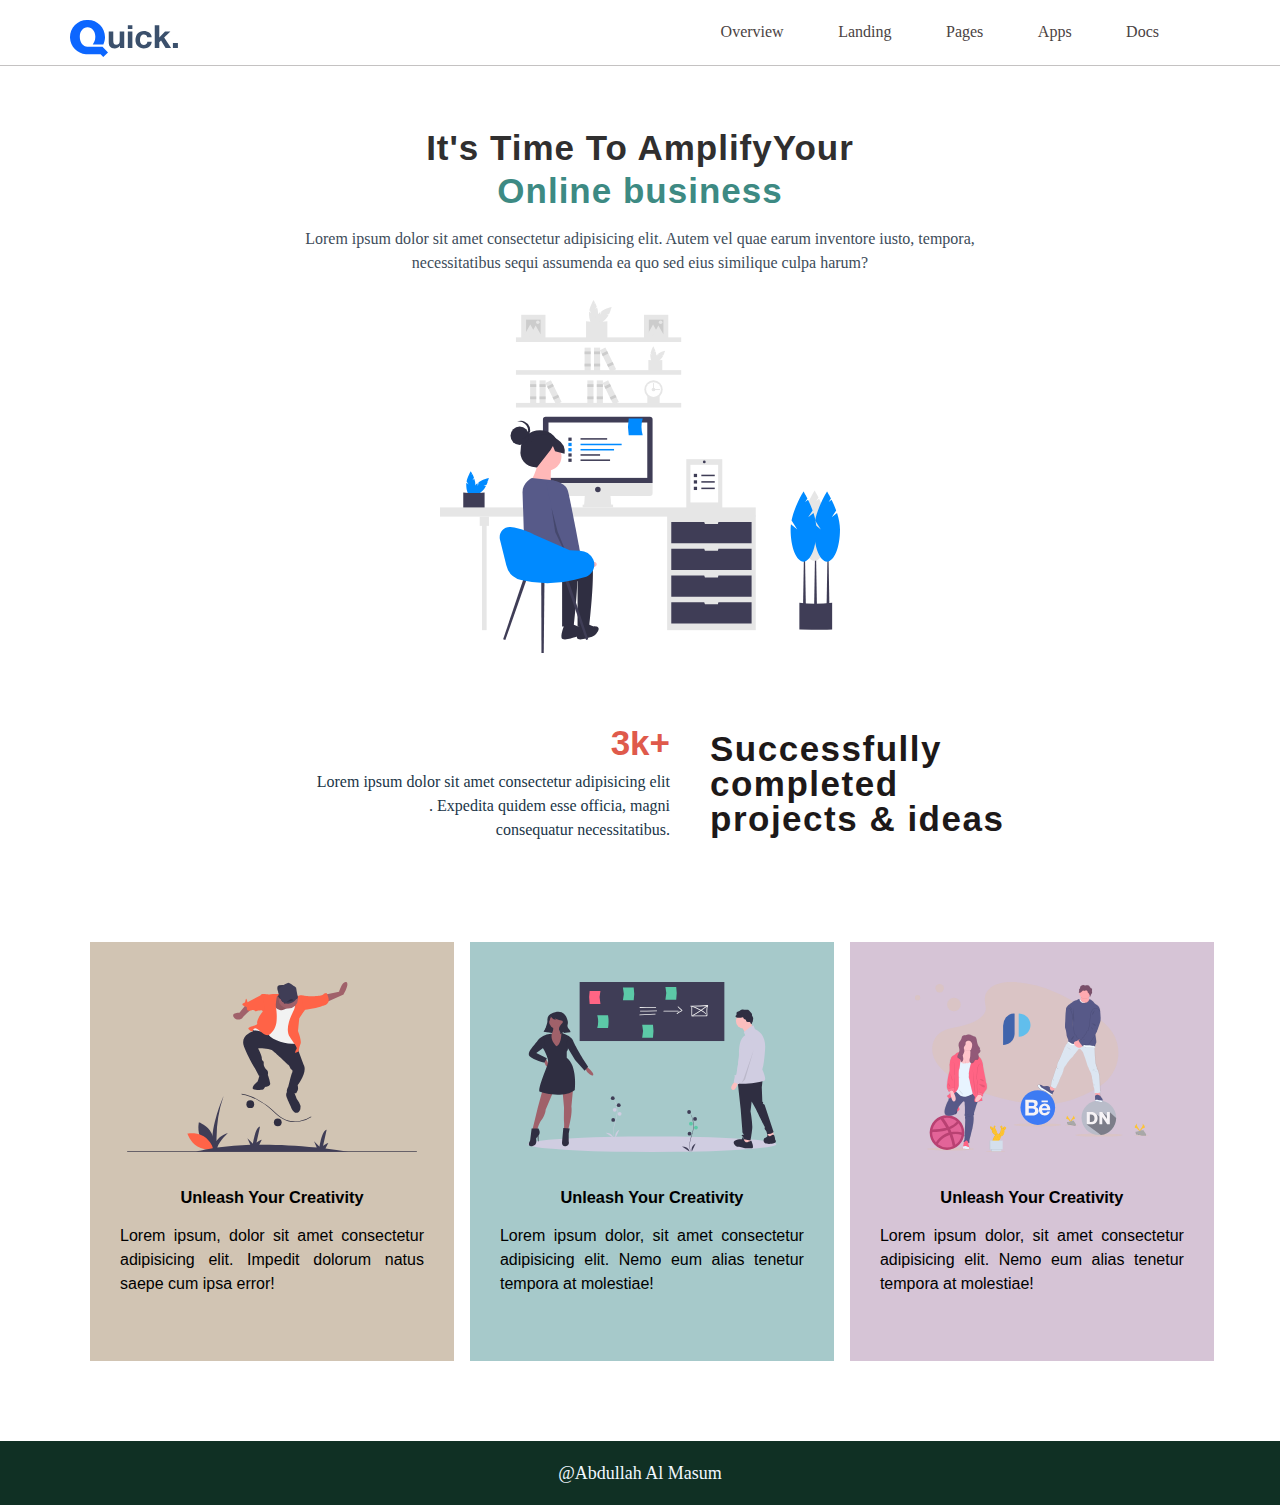
<file: index.html>
<!DOCTYPE html>
<html lang="en">
<head>
    <meta charset="UTF-8">
    <meta http-equiv="X-UA-Compatible" content="IE=edge">
    <meta name="viewport" content="width=device-width, initial-scale=1.0">
    <title>Document</title>
    <link rel="stylesheet" href="style.css">
    <link rel="stylesheet" href="responsive.css">
</head>
<body>
<!--header-->

<div class="header">
    <div class="container">
        <div class="row">
            <div class="col-lg-3">
                <a href="index.html">
                    <img src="images/dark.svg" alt="">
                </a>
            </div>
            <div class="col-lg-9">

                <ul class="navbar">
                    <li><a href="ndex.html">Overview</a></li>
                    <li><a href="ndex.html">Landing</a></li>
                    <li><a href="ndex.html">Pages</a></li>
                    <li><a href="ndex.html">Apps</a></li>
                    <li><a href="ndex.html">Docs</a></li>
                </ul>

            </div>
        </div>
    </div>

</div>


<div class="about container">
    <h1>It's Time To AmplifyYour <br> <span class="h1s">Online business</span></h1>
    <p>Lorem ipsum dolor sit amet consectetur adipisicing elit. Autem vel quae earum inventore iusto, tempora, <br> necessitatibus sequi assumenda ea quo sed eius similique culpa harum?</p>
    <img src="images/illustration-1.svg" alt="">
</div>


<div class="success container">
    <div class="sonkha">
        <h1>3k+</h1>
        <p>Lorem ipsum dolor sit amet consectetur adipisicing elit <br>. Expedita quidem esse officia, magni <br>consequatur necessitatibus.</p>
    </div>
    <div class="likha">
        <h1>Successfully <br> completed <br>projects & ideas</h1>
    </div>
</div>

<!--feature start-->

<div class="feature">
    <div class="containera">
        <div class="row">
            <div class="col-lg-4">
                <div class="inner cl1">
                    <img src="images/illustration-5.svg" alt="">
                    <h3>Unleash Your Creativity</h3>
                    <p>Lorem ipsum, dolor sit amet consectetur adipisicing elit. Impedit dolorum natus saepe cum ipsa error!</p>
                </div>
            </div>
            <div class="col-lg-4">
                <div class="inner cl2">
                    <img src="images/illustration-6.svg" alt="">
                    <h3>Unleash Your Creativity</h3>
                    <p>Lorem ipsum dolor, sit amet consectetur adipisicing elit. Nemo eum alias tenetur tempora at molestiae!</p>
                </div>
            </div>
            <div class="col-lg-4">
                <div class="inner cl3">
                    <img src="images/illustration-7.svg" alt="">
                    <h3>Unleash Your Creativity</h3>
                    <p>Lorem ipsum dolor, sit amet consectetur adipisicing elit. Nemo eum alias tenetur tempora at molestiae!</p>
                </div>
            </div>
        </div>
    </div>
</div>

<div class="footer">
    <div class="containera">
        <div class="row">
            <div class="col-lg-12">
                <p>@Abdullah Al Masum</p>
            </div>
        </div>
    </div>
</div>


    
</body>
</html>
</file>
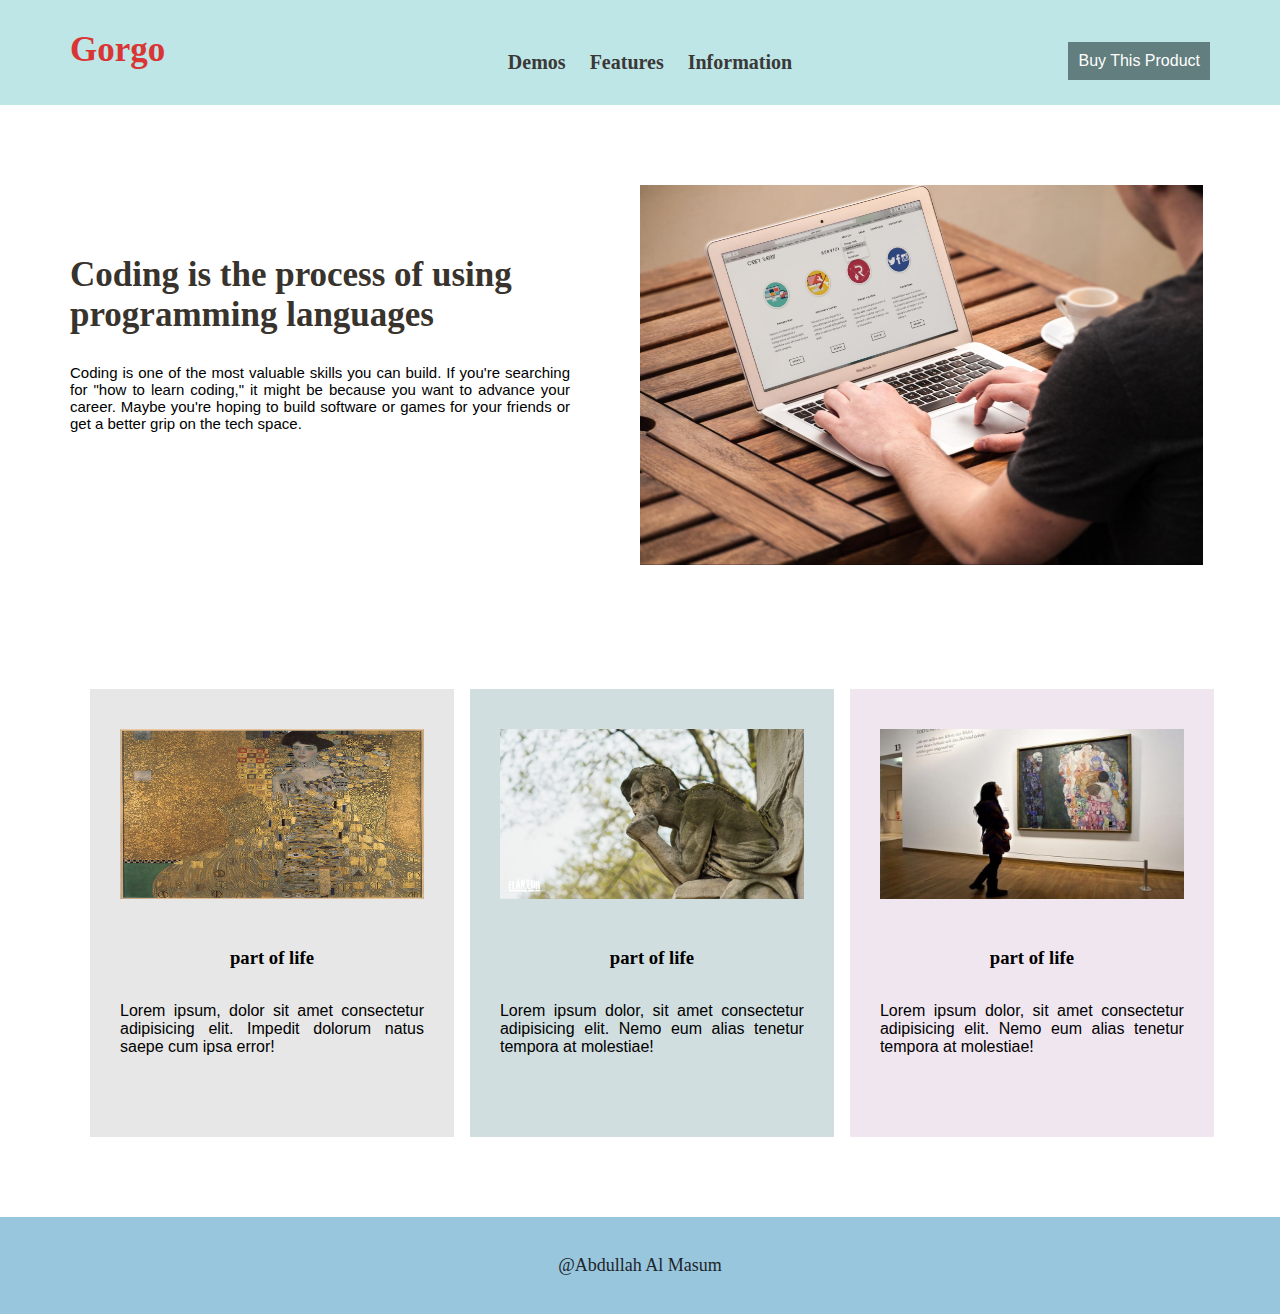
<file: ndex.html>
<!DOCTYPE html>
<html lang="en">
<head>
    <meta charset="UTF-8">
    <meta http-equiv="X-UA-Compatible" content="IE=edge">
    <meta name="viewport" content="width=device-width, initial-scale=1.0">
    <title>Document</title>
    <link rel="stylesheet" href="styles.css">
</head>
<body>
    <!--Header Area-->
    <div class="header">
        <div class="container">
            <div class="row">
                <div class="col-lg-3">
                    <a href="#" class="gorgo">Gorgo</a>
                </div>
                <div class="col-lg-6">
                    <ul class="navbar">
                        <li><a href="#">Demos</a></li>
                        <li><a href="#">Features</a></li>
                        <li><a href="#">Information</a></li>
                    </ul>
                </div>
                <div class="col-lg-m">
                    <button class="btn">Buy This Product</button>
                </div>
            </div>
        </div>
    </div>
    <!--Header End-->

    <!--Contant-->
    <div class="contant">
        <div class="container">
            <div class="row">
                <div class="col-lg-6">
                    <div class="inner-r">
                        <h2>Coding is the process of using <br>programming languages</h2>
                        <p>Coding is one of the most valuable skills you can build. If you're searching for "how to learn coding," it might be because you want to advance your career.

                            Maybe you're hoping to build software or games for your friends or get a better grip on the tech space. </p>
                    </div>
                </div>
                <div class="col-lg-6">
                    <div class="inner-l">
                        <img src="images/about.jpg" alt="" class="ig">
                    </div>
                </div>
            </div>
        </div>
    </div>
    <!--Contant-end-->

    <!--Featur Start-->
    <div class="feature">
        <div class="containera">
            <div class="row">
                <div class="col-lg-4">
                    <div class="inner cl1">
                        <img src="images/1.jpg" alt="">
                        <h3>part of life</h3>
                        <p>Lorem ipsum, dolor sit amet consectetur adipisicing elit. Impedit dolorum natus saepe cum ipsa error!</p>
                    </div>
                </div>
                <div class="col-lg-4">
                    <div class="inner cl2">
                        <img src="images/2.jpg" alt="">
                        <h3>part of life</h3>
                        <p>Lorem ipsum dolor, sit amet consectetur adipisicing elit. Nemo eum alias tenetur tempora at molestiae!</p>
                    </div>
                </div>
                <div class="col-lg-4">
                    <div class="inner cl3">
                        <img src="images/3.jpg" alt="">
                        <h3>part of life</h3>
                        <p>Lorem ipsum dolor, sit amet consectetur adipisicing elit. Nemo eum alias tenetur tempora at molestiae!</p>
                    </div>
                </div>
            </div>
        </div>
    </div>
    <!--Featur end-->
    <div class="footer">
        <div class="containera">
            <div class="row">
                <div class="col-lg-12">
                    <p>@Abdullah Al Masum</p>
                </div>
            </div>
        </div>
    </div>
</body>
</html>
</file>
<file: style.css>
*{
    padding: 0;
    margin: 0;
}
body{
    font-family: serif;
    font-size: 14px;
    line-height: 24px;
}
h1, h2, h3, h4, h5, h6{
    font-family: sans-serif;
}
a, a:hover{
    text-decoration: none;
}
.about img{
    width: 400px;
    margin-top: 25px;
}
.header{
    display: block;
    overflow: hidden;
    border-bottom: 1px solid rgb(196, 194, 194);
 
}
.container{
    width: 1140px;
    margin: 0px auto;
}
.col-lg-3{
    width: 300px;
    float: left;
    margin-top: 20px;
}
.col-lg-9{
    width: 700px;
    float: right;
    margin-top: 20px;
    text-align: right;
}
ul.navbar {
    list-style: none;
}

li{
    display: inline-block;
    padding-right: 51px;
}

a{
    font-size: 16px;
    color: #4a4343;
    font-family: serif;
}
.about{
    text-align: center;
    margin-top: 60px;
}
.about h1{
    line-height: 43px;
    font-size: 35px;
    font-family: Arial, Helvetica, sans-serif;
    color: rgb(48, 47, 47);
    letter-spacing: 1px;
}
.about .h1s{
    color: rgb(61, 138, 131);
}
.about p{
    margin-top: 15px;
    color: rgb(61, 76, 90);
    font-size: 16px;
}
.success{
    text-align: center;
    overflow: hidden;
    margin-top: 70px;
}
.sonkha{
    width: 600px;
    float: left;
    text-align: right;
    margin-right: 40px;
}
.likha{
    width: 400px;
    float: left;
    text-align: left;
}
.sonkha h1{
    color: rgb(223, 90, 75);
    font-size: 35px;
}
.sonkha p{
    font-size: 16px;
    color: rgb(32, 53, 71);
    font-family: serif;
    margin-top: 15px;
}
.likha h1{
    line-height: 35px;
    font-family: Arial, Helvetica, sans-serif;
    color: #1d1919;
    font-size: 35px;
    letter-spacing: 1.5px;
}
.feature{
    width: 100%;
    float: left;
    padding: 40px 0px 80px;
    margin-top: 60px;
}
.containera{
    width: 1140px;
    margin: 0 auto;
}
.row{
    width: 100%;
    float: left;
}
.col-lg-4{
    width: 33.33%;
    float: left;
    text-align: center;
}
.inner{
    width: 80%;
    float: left;
    padding: 40px 30px;
    margin: 0px 20px;
}
.inner img{
    width: 100%;
    height: 170px;
}
.inner h3{
    padding-top: 25px;
}
.inner p{
    padding-top: 15px;
    font-size: 16px;
    font-family: Arial, Helvetica, sans-serif;
    padding-bottom: 25px;
    text-align: justify;
}
.cl1{
    background-color: rgb(209, 196, 179);
}
.cl2{
    background-color: rgb(166, 201, 202);
}
.cl3{
    background-color: rgb(214, 196, 214);
}
.footer{
    background-color: rgb(16, 48, 36);
    float: left;
    width: 100%;
    padding-top: 20px;
    padding-bottom: 20px;
    text-align: center;
    font-size: 18px;
    color: aliceblue;
}

@media ( min-width: 320px ) and ( max-width: 480px ) {
    .header{
        background-color: aqua;
    }
}
</file>
<file: responsive.css>
/*responsive css code Start*/

/*gelaxi*/

@media (min-width: 279px) and (max-width: 319px){

}
/*most smartphone*/

@media (min-width: 320px) and (max-width: 480px){
    .container{
        width: 90%;
        margin: 0 auto;
    }
    .row{
        width: 100%;
        float: left;
    }
    .col-lg-3{
        width: 100%;
        float: left;
        text-align: center;
    }
    .col-lg-9{
        width: 100%;
        float: left;
        margin-top: 10px;
    }
    .col-lg-9 .navbar{
        text-align: center;
    }
    .col-lg-9 .navbar li{
        padding-right: 10px;
    }
    .col-lg-9 .navbar li a{
        font-size: 13px;
    }
    .about h1{
        font-size: 30px;
        margin-top: 10px;
    }
    .about img{
        width: 200px;
    }
    .about{
       overflow: hidden;
    }
    .success{
        width: 100%;
        float: left;
        overflow: hidden;
    }
    .success .sonkha{
        width: 50%;
        float: left;
        margin-right: 0;
    }
    .success .likha{
        width: 50%;
        float: right;
        text-align: center;
        padding-top: 5px;
    }
    .success .sonkha h1{
        font-size: 13px;
    }
    .success .sonkha p{font-size: 10px;}
    .likha h1{
        font-size: 20px;
    }
    .feature{
        width: 100%;
        float: left;
    }
    .containera{
        width: 100%;
        float: left;
    }
    .row{
        width: 100%;
        float: left;
    }
    .col-lg-4{
        width: 95%;
        float: left;
        overflow: hidden;
        margin-bottom: 5px;
    }
    .col-lg-4 .inner img{
        width: 120px;
    }
    .col-lg-4 .inner h3{
        padding-top: 0px;
    }
    .col-lg-4 .inner p{}
}
/*  */
@media (min-width: 481px) and (max-width: 767px){
    
}

@media (min-width: 768px) and (max-width: 1024px){
    
}
</file>
<file: styles.css>
body{
    margin: 0;
}
.header{
    width: 100%;
    float: left;
    background-color: rgb(191, 230, 230);
    padding-bottom: 15px;
}
.container{
    width: 1140px;
    margin: 0px auto;
}
.row{
    width: 100%;
    float: left;
}
.col-lg-3{
    width: 25%;
    float: left;
}
.col-lg-6{
    width: 50%;
    float:left;
}
.navbar{
    width: 100%;
    float: right;
    text-align: center;
}
.navbar li{
    list-style: none;
    display: inline-block;
}
.navbar li a{
    display: block;
    font-size: 20px;
    text-transform: capitalize;
    color: rgb(59, 56, 56);
    font-weight: 600;
    margin: 35px 0px 0px 20px;
    transition: 1s;
    text-decoration: none;
}
.gorgo{
    text-decoration: none;
    font-size: 35px;
    font-weight: 800;
    color: rgb(218, 53, 53);
}
.col-lg-3{
    margin-top: 30px;
}
.btn{
    margin-top: 12px;
    padding: 10px 10px 10px 10px;
    font-size: 16px;
    background-color: rgb(98, 126, 126);
    border: none;
    color: rgb(255, 255, 255);
    font-family: Arial, Helvetica, sans-serif;
}
.contant{
    width: 100%;
    float: left;
    padding: 20px 0px 60px;
    margin-top: 60px;
}
.inner-l .ig{
    width: 75%;
    height: 380px;
}
.inner-l{
    width: 750px;  
}
.inner-r{
    width: 500px;
    text-align: left;
    margin: 0px;
}
.inner-r h2{
     font-size: 35px;
     color: rgb(56, 51, 44);
     margin-top: 70px;
}
.inner-r p{
    font-size: 15px;
    font-family: 'Lucida Sans', 'Lucida Sans Regular', 'Lucida Grande', 'Lucida Sans Unicode', Geneva, Verdana, sans-serif;
    text-align: justify;
}



.feature{
    width: 100%;
    float: left;
    padding: 40px 0px 80px;
    margin-top: 20px;
}
.containera{
    width: 1140px;
    margin: 0 auto;
}
.row{
    width: 100%;
    float: left;
}
.col-lg-4{
    width: 33.33%;
    float: left;
    text-align: center;
}
.inner{
    width: 80%;
    float: left;
    padding: 40px 30px;
    margin: 0px 20px;
}
.inner img{
    width: 100%;
    height: 170px;
}
.inner h3{
    padding-top: 25px;
}
.inner p{
    padding-top: 15px;
    font-size: 16px;
    font-family: Arial, Helvetica, sans-serif;
    padding-bottom: 25px;
    text-align: justify;
}
.cl1{
    background-color: rgb(231, 231, 231);
}
.cl2{
    background-color: rgb(209, 222, 223);
}
.cl3{
    background-color: rgb(240, 230, 240);
}

.footer{
    background-color: rgb(152, 199, 221);
    float: left;
    width: 100%;
    padding-top: 20px;
    padding-bottom: 20px;
    text-align: center;
    font-size: 18px;
    color: rgb(30, 36, 41);
}

.col-lg-m{
    width: 25%;
    float: left;
    margin-top: 30px;
    text-align: right;
}
</file>
